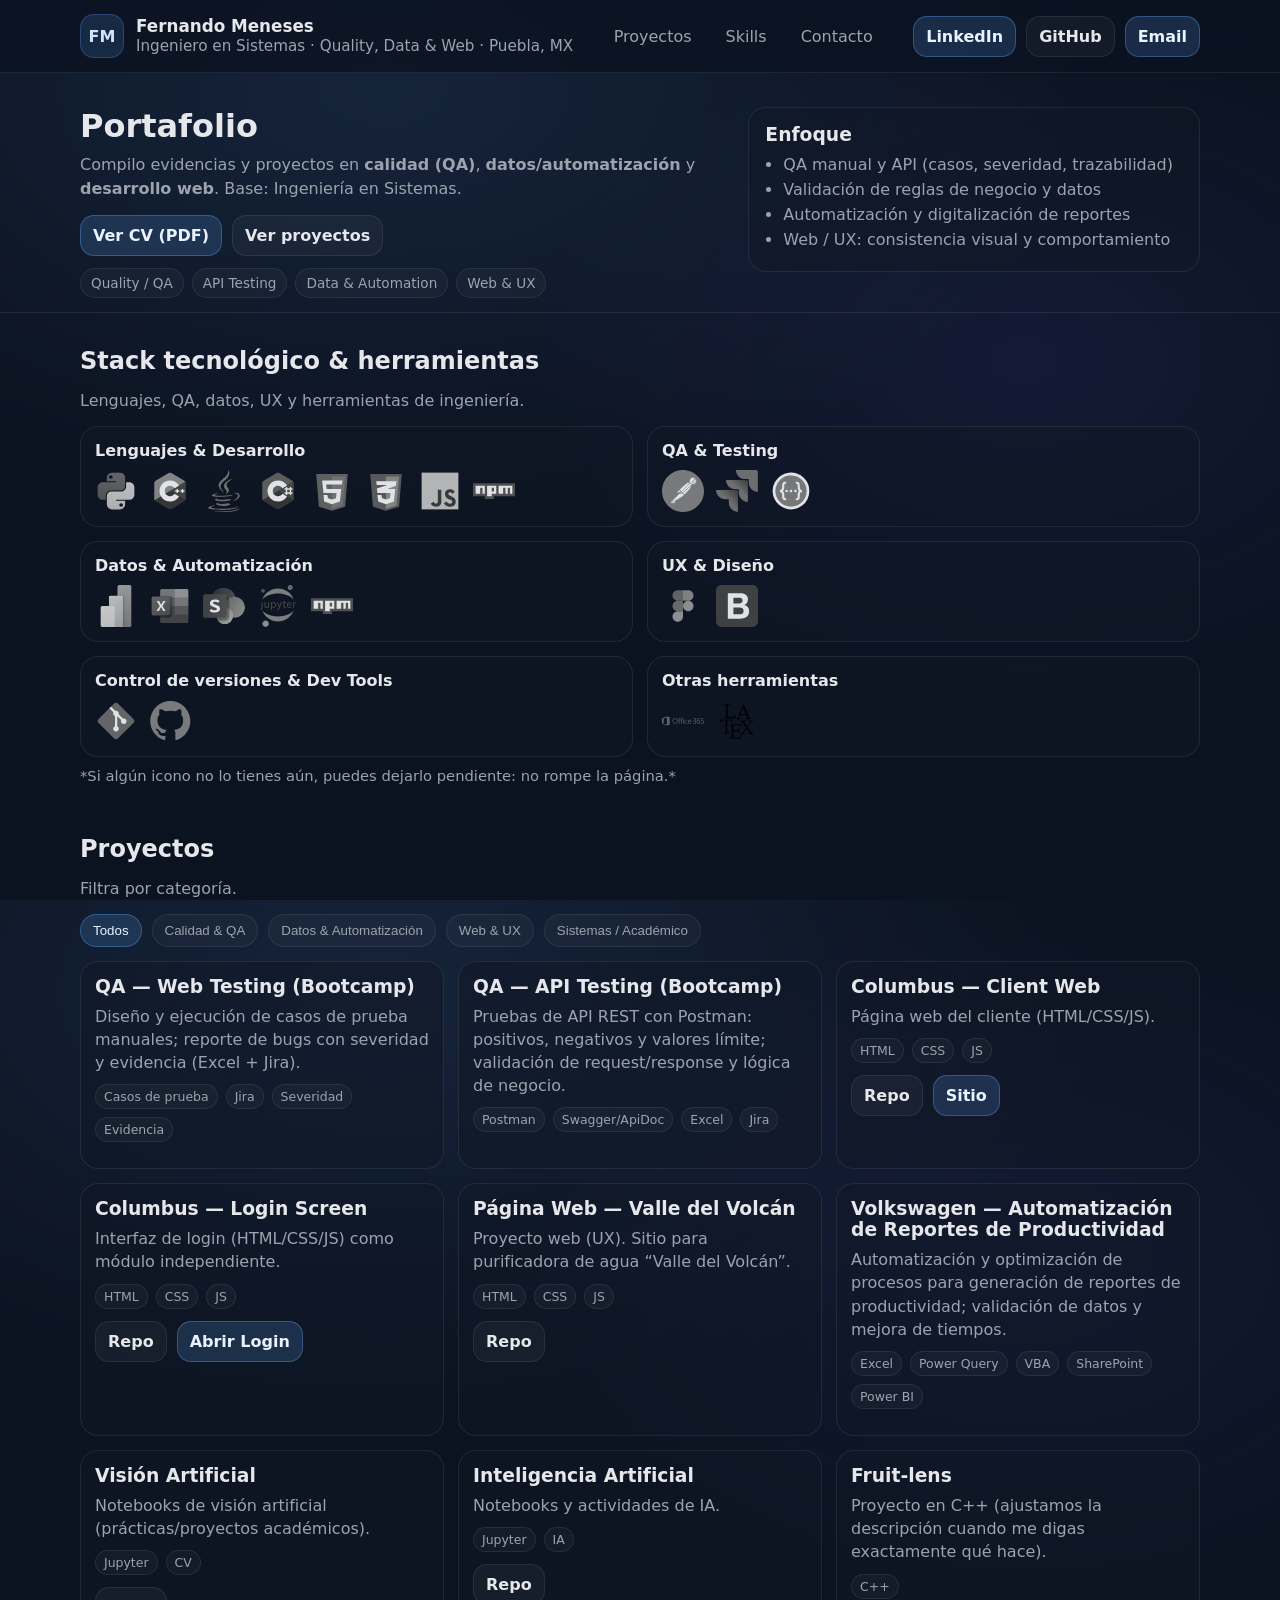
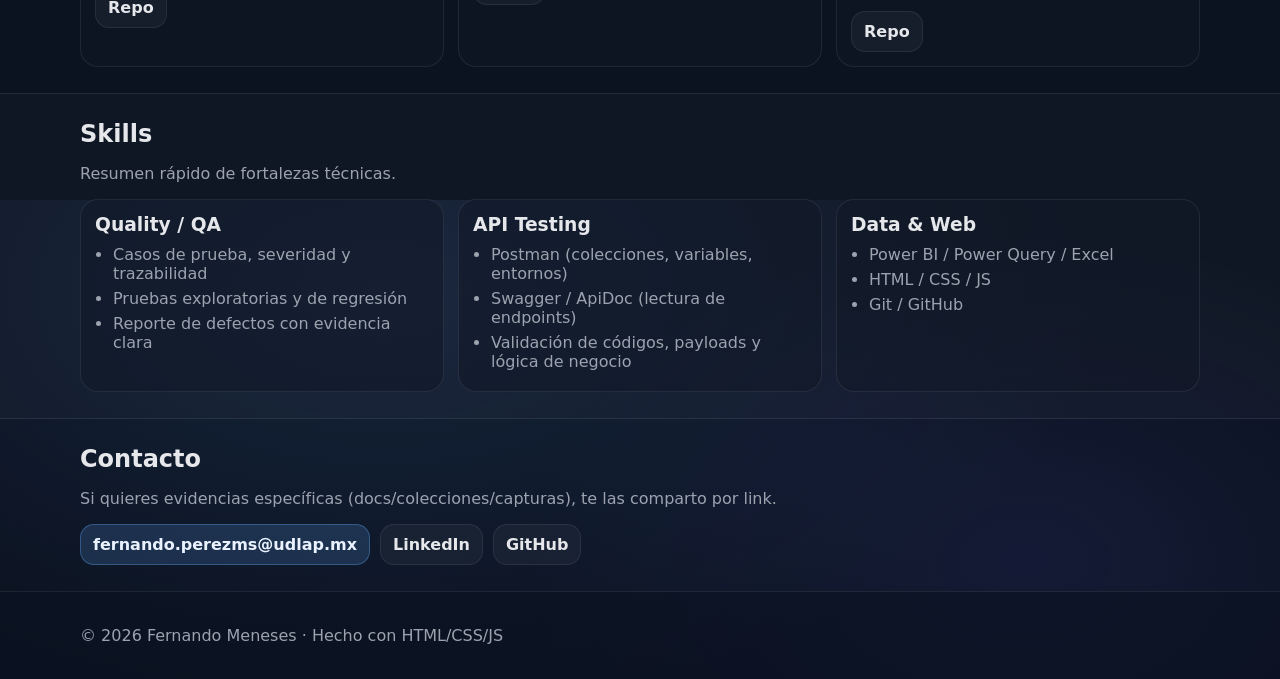
<file: index.html>
<!doctype html>
<html lang="es">
<head>
  <meta charset="utf-8" />
  <meta name="viewport" content="width=device-width,initial-scale=1" />
  <title>Fernando Meneses | Portafolio</title>
  <meta name="description" content="Portafolio profesional: Quality, Data & Web." />
  <link rel="stylesheet" href="CSS/styles.css" />
</head>

<body>
  <a class="skip" href="#main">Saltar al contenido</a>

  <header class="site-header">
    <div class="container header-inner">
      <div class="brand">
        <div class="avatar" aria-hidden="true">FM</div>
        <div>
          <h1>Fernando Meneses</h1>
          <p class="subtitle">Ingeniero en Sistemas · Quality, Data & Web · Puebla, MX</p>
        </div>
      </div>

      <nav class="nav">
        <a href="#proyectos">Proyectos</a>
        <a href="#skills">Skills</a>
        <a href="#contacto">Contacto</a>
      </nav>

      <div class="cta">
        <a class="btn" href="https://www.linkedin.com/" target="_blank" rel="noreferrer">LinkedIn</a>
        <a class="btn btn-ghost" href="https://github.com/Menesesitas" target="_blank" rel="noreferrer">GitHub</a>
        <a class="btn" href="mailto:fernando.perezms@udlap.mx">Email</a>
      </div>
    </div>
  </header>

  <main id="main">
    <section class="hero">
      <div class="container hero-inner">
        <div class="hero-copy">
          <h2>Portafolio</h2>
          <p>
            Compilo evidencias y proyectos en <strong>calidad (QA)</strong>, <strong>datos/automatización</strong> y
            <strong>desarrollo web</strong>. Base: Ingeniería en Sistemas.
          </p>

          <div class="hero-actions">
            <!-- Ajusta el nombre del PDF si lo renombras a algo corto como CV.pdf -->
            <a class="btn" href="ASSETS/CV_FERNANDO%20URIEL%20PEREZ%20MENESES_General.pdf" target="_blank" rel="noreferrer">Ver CV (PDF)</a>
            <a class="btn btn-ghost" href="#proyectos">Ver proyectos</a>
          </div>

          <div class="badges" aria-label="Áreas principales">
            <span class="badge">Quality / QA</span>
            <span class="badge">API Testing</span>
            <span class="badge">Data & Automation</span>
            <span class="badge">Web & UX</span>
          </div>
        </div>

        <div class="hero-card" role="note" aria-label="Resumen">
          <h3>Enfoque</h3>
          <ul>
            <li>QA manual y API (casos, severidad, trazabilidad)</li>
            <li>Validación de reglas de negocio y datos</li>
            <li>Automatización y digitalización de reportes</li>
            <li>Web / UX: consistencia visual y comportamiento</li>
          </ul>
        </div>
      </div>
    </section>

    <!-- STACK TECNOLÓGICO -->
    <section class="stack">
      <div class="container">
        <div class="section-head stack-head">
          <h2>Stack tecnológico &amp; herramientas</h2>
          <p class="muted">Lenguajes, QA, datos, UX y herramientas de ingeniería.</p>
        </div>

        <div class="stack-grid">
          <div class="stack-group">
            <h3>Lenguajes &amp; Desarrollo</h3>
            <div class="stack-icons">
              <img src="ASSETS/python.svg" alt="Python" loading="lazy">
              <img src="ASSETS/cpp.svg" alt="C++" loading="lazy">
              <img src="ASSETS/java.svg" alt="Java" loading="lazy">
              <img src="ASSETS/csharp.svg" alt="C#" loading="lazy">
              <img src="ASSETS/html-5.svg" alt="HTML" loading="lazy">
              <img src="ASSETS/css-3.svg" alt="CSS" loading="lazy">
              <img src="ASSETS/js.svg" alt="JavaScript" loading="lazy">
              <img src="ASSETS/npm.svg" alt="npm" loading="lazy">
            </div>
          </div>

          <div class="stack-group">
            <h3>QA &amp; Testing</h3>
            <div class="stack-icons">
              <img src="ASSETS/postman.svg" alt="Postman" loading="lazy">
              <img src="ASSETS/jira.svg" alt="Jira" loading="lazy">
              <img src="ASSETS/swagger.svg" alt="Swagger / ApiDoc" loading="lazy">
            </div>
          </div>

          <div class="stack-group">
            <h3>Datos &amp; Automatización</h3>
            <div class="stack-icons">
              <img src="ASSETS/powerbi.svg" alt="Power BI" loading="lazy">
              <img src="ASSETS/excel.svg" alt="Excel" loading="lazy">
              <img src="ASSETS/ms-sharepoint.svg" alt="SharePoint" loading="lazy">
              <img src="ASSETS/jupyter.svg" alt="Jupyter Notebook" loading="lazy">
              <img src="ASSETS/npm.svg" alt="NumPy" loading="lazy">
            </div>
          </div>

          <div class="stack-group">
            <h3>UX &amp; Diseño</h3>
            <div class="stack-icons">
              <img src="ASSETS/figma.svg" alt="Figma" loading="lazy">
              <img src="ASSETS/bootstrap.svg" alt="Bootstrap" loading="lazy">
            </div>
          </div>

          <div class="stack-group">
            <h3>Control de versiones &amp; Dev Tools</h3>
            <div class="stack-icons">
              <img src="ASSETS/git.svg" alt="Git" loading="lazy">
              <img src="ASSETS/github.svg" alt="GitHub" loading="lazy">
            </div>
          </div>

          <div class="stack-group">
            <h3>Otras herramientas</h3>
            <div class="stack-icons">
              <img src="ASSETS/office-365-logo.svg" alt="Office 365" loading="lazy">
              <img src="ASSETS/latex.svg" alt="LaTeX" loading="lazy">
            </div>
          </div>
        </div>

        <p class="muted stack-note">
          *Si algún icono no lo tienes aún, puedes dejarlo pendiente: no rompe la página.*
        </p>
      </div>
    </section>

    <section id="proyectos" class="section">
      <div class="container">
        <div class="section-head">
          <h2>Proyectos</h2>
          <p class="muted">Filtra por categoría.</p>
        </div>

        <div class="filters" role="tablist" aria-label="Filtros de proyectos">
          <button class="chip is-active" data-filter="all" role="tab">Todos</button>
          <button class="chip" data-filter="qa" role="tab">Calidad &amp; QA</button>
          <button class="chip" data-filter="data" role="tab">Datos &amp; Automatización</button>
          <button class="chip" data-filter="web" role="tab">Web &amp; UX</button>
          <button class="chip" data-filter="systems" role="tab">Sistemas / Académico</button>
        </div>

        <div id="projectGrid" class="grid" aria-live="polite"></div>
      </div>
    </section>

    <section id="skills" class="section section-alt">
      <div class="container">
        <div class="section-head">
          <h2>Skills</h2>
          <p class="muted">Resumen rápido de fortalezas técnicas.</p>
        </div>

        <div class="skills">
          <div class="skill-card">
            <h3>Quality / QA</h3>
            <ul>
              <li>Casos de prueba, severidad y trazabilidad</li>
              <li>Pruebas exploratorias y de regresión</li>
              <li>Reporte de defectos con evidencia clara</li>
            </ul>
          </div>

          <div class="skill-card">
            <h3>API Testing</h3>
            <ul>
              <li>Postman (colecciones, variables, entornos)</li>
              <li>Swagger / ApiDoc (lectura de endpoints)</li>
              <li>Validación de códigos, payloads y lógica de negocio</li>
            </ul>
          </div>

          <div class="skill-card">
            <h3>Data & Web</h3>
            <ul>
              <li>Power BI / Power Query / Excel</li>
              <li>HTML / CSS / JS</li>
              <li>Git / GitHub</li>
            </ul>
          </div>
        </div>
      </div>
    </section>

    <section id="contacto" class="section">
      <div class="container">
        <div class="section-head">
          <h2>Contacto</h2>
          <p class="muted">Si quieres evidencias específicas (docs/colecciones/capturas), te las comparto por link.</p>
        </div>

        <div class="contact">
          <a class="btn" href="mailto:fernando.perezms@udlap.mx">fernando.perezms@udlap.mx</a>
          <a class="btn btn-ghost" href="https://www.linkedin.com/in/fernando-uriel-perez-meneses-software-engineer" target="_blank" rel="noreferrer">LinkedIn</a>
          <a class="btn btn-ghost" href="https://github.com/Menesesitas" target="_blank" rel="noreferrer">GitHub</a>
        </div>
      </div>
    </section>
  </main>

  <footer class="site-footer">
    <div class="container footer-inner">
      <p class="muted">© <span id="year"></span> Fernando Meneses · Hecho con HTML/CSS/JS</p>
    </div>
  </footer>

  <script src="JS/script.js"></script>
</body>
</html>
</file>
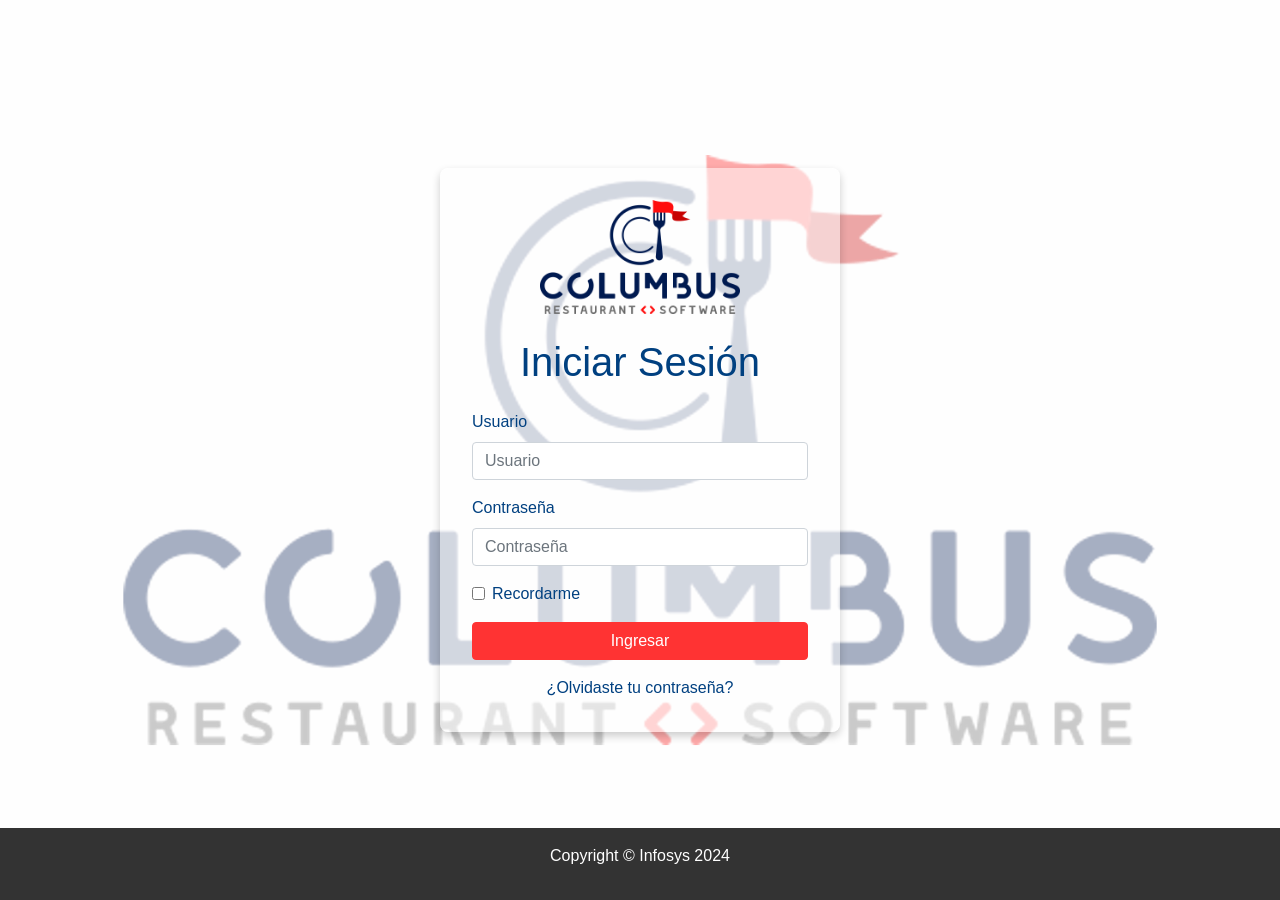
<file: demo_login/login.html>
<!DOCTYPE html>
<html lang="es">
<head>
    <meta charset="UTF-8">
    <meta name="viewport" content="width=device-width, initial-scale=1.0">
    <title>Iniciar Sesión - Columbus</title>
    <link href="https://stackpath.bootstrapcdn.com/bootstrap/4.5.2/css/bootstrap.min.css" rel="stylesheet">
    <link rel="stylesheet" href="assets/css/styles.css"> <!-- Enlaza tu archivo CSS aquí -->
</head>
<body>
    <div class="login-container">
        <div class="text-center mb-4">
            <img src="assets/images/logo.png" alt="Columbus Restaurant Software" width="200"> <!-- Usa la ruta correcta para tu logo -->
        </div>
        <h1 class="text-center mb-4">Iniciar Sesión</h1>
        <form>
            <div class="form-group">
                <label for="username">Usuario</label>
                <input type="text" class="form-control" id="username" placeholder="Usuario">
            </div>
            <div class="form-group">
                <label for="password">Contraseña</label>
                <input type="password" class="form-control" id="password" placeholder="Contraseña">
            </div>
            <div class="form-check mb-3">
                <input type="checkbox" class="form-check-input" id="rememberMe">
                <label class="form-check-label" for="rememberMe">Recordarme</label>
            </div>
            <button type="submit" class="btn btn-primary btn-block">Ingresar</button>
            <div class="text-center mt-3">
                <a href="#" class="forgot-password">¿Olvidaste tu contraseña?</a>
            </div>
        </form>
    </div>
    <footer class="footer">
        <div class="container text-center">
            <p>Copyright © Infosys 2024</p>
        </div>
    </footer>

    <script src="https://code.jquery.com/jquery-3.5.1.slim.min.js"></script>
    <script src="https://cdn.jsdelivr.net/npm/@popperjs/core@2.5.4/dist/umd/popper.min.js"></script>
    <script src="https://stackpath.bootstrapcdn.com/bootstrap/4.5.2/js/bootstrap.min.js"></script>
</body>
</html>
</file>
<file: CSS/styles.css>
/* === Tu CSS actual (sin romper nada) + estilos del stack incluidos === */

:root{
  --bg:#0b1220;
  --panel:#0f1a2b;
  --panel2:#0f172a;
  --line:rgba(255,255,255,.08);
  --text:#e5e7eb;
  --muted:#9ca3af;
  --brand:#60a5fa;
  --radius:18px;
}

*{ box-sizing:border-box; }
html,body{ height:100%; }
body{
  margin:0;
  font-family: ui-sans-serif, system-ui, -apple-system, Segoe UI, Roboto, Helvetica, Arial;
  color:var(--text);
  background: radial-gradient(1200px 700px at 30% 10%, rgba(96,165,250,.12), transparent 60%),
              radial-gradient(900px 600px at 80% 40%, rgba(99,102,241,.10), transparent 55%),
              var(--bg);
}

a{ color:inherit; text-decoration:none; }
.container{ width:min(1120px, 92%); margin:0 auto; }
.muted{ color:var(--muted); }

.skip{
  position:absolute; left:-9999px; top:auto; width:1px; height:1px; overflow:hidden;
}
.skip:focus{
  left:16px; top:16px; width:auto; height:auto; padding:10px 12px; background:#111827; border:1px solid var(--line);
  border-radius:12px; z-index:9999;
}

.site-header{
  position:sticky; top:0;
  background: rgba(11,18,32,.75);
  backdrop-filter: blur(10px);
  border-bottom: 1px solid var(--line);
  z-index: 50;
}

.header-inner{
  display:flex;
  align-items:center;
  justify-content:space-between;
  gap:14px;
  padding:14px 0;
}

.brand{
  display:flex;
  align-items:center;
  gap:12px;
}
.brand h1{ margin:0; font-size:1.05rem; line-height:1.1; }
.subtitle{ margin:.15rem 0 0 0; color:var(--muted); font-size:.95rem; }

.avatar{
  width:44px; height:44px;
  display:grid; place-items:center;
  border-radius: 14px;
  background: rgba(96,165,250,.15);
  border:1px solid rgba(96,165,250,.25);
  color:#cfe3ff;
  font-weight:700;
}

.nav{ display:flex; gap:14px; }
.nav a{
  padding:8px 10px;
  border-radius:12px;
  color:var(--muted);
}
.nav a:hover{ color:var(--text); background: rgba(255,255,255,.04); }

.cta{ display:flex; gap:10px; flex-wrap:wrap; justify-content:flex-end; }

.btn{
  display:inline-flex;
  align-items:center;
  justify-content:center;
  gap:8px;
  padding:10px 12px;
  border-radius: 14px;
  border: 1px solid rgba(96,165,250,.35);
  background: rgba(96,165,250,.18);
  color: #eaf2ff;
  font-weight:600;
}
.btn:hover{ transform: translateY(-1px); }
.btn-ghost{
  background: rgba(255,255,255,.04);
  border: 1px solid var(--line);
  color: var(--text);
}

.badges{ margin-top:12px; display:flex; gap:8px; flex-wrap:wrap; }
.badge{
  font-size:.85rem;
  padding:6px 10px;
  border-radius: 999px;
  border: 1px solid var(--line);
  background: rgba(255,255,255,.03);
  color: var(--muted);
}

.hero{ padding: 34px 0 14px 0; }
.hero-inner{
  display:grid;
  grid-template-columns: 1.3fr .9fr;
  gap: 16px;
  align-items: start;
}
.hero-copy h2{ margin:0 0 8px 0; font-size: 2rem; }
.hero-copy p{ margin:0; color: var(--muted); line-height:1.5; }

.hero-actions{ margin-top:14px; display:flex; gap:10px; flex-wrap:wrap; }

.hero-card{
  border:1px solid var(--line);
  background: rgba(17,24,39,.55);
  border-radius: var(--radius);
  padding:16px;
}
.hero-card h3{ margin:0 0 10px 0; }
.hero-card ul{ margin:0; padding-left:18px; color: var(--muted); }
.hero-card li{ margin: 6px 0; }

.section{ padding: 26px 0; }
.section-alt{ padding: 26px 0; background: rgba(255,255,255,.02); border-top:1px solid var(--line); border-bottom:1px solid var(--line); }
.section-head{ margin-bottom: 12px; }
.section-head h2{ margin:0 0 6px 0; }

.filters{ display:flex; gap:10px; flex-wrap:wrap; margin: 12px 0 14px 0; }
.chip{
  padding:8px 12px;
  border-radius: 999px;
  border:1px solid var(--line);
  background: rgba(255,255,255,.03);
  color: var(--muted);
  cursor:pointer;
}
.chip.is-active{
  color: #eaf2ff;
  border-color: rgba(96,165,250,.35);
  background: rgba(96,165,250,.18);
}

.grid{
  display:grid;
  grid-template-columns: repeat(3, minmax(0,1fr));
  gap: 14px;
}

.card{
  border:1px solid var(--line);
  background: rgba(17,24,39,.55);
  border-radius: var(--radius);
  padding: 14px;
}
.card h3{ margin:0 0 8px 0; }
.card p{ margin:0; color: var(--muted); line-height:1.45; }
.tags{ margin-top:10px; display:flex; gap:8px; flex-wrap:wrap; }
.tag{
  font-size:.78rem;
  padding:4px 8px;
  border-radius: 999px;
  border:1px solid var(--line);
  background: rgba(255,255,255,.03);
  color: var(--muted);
}
.card-actions{ margin-top: 12px; display:flex; gap:10px; flex-wrap:wrap; }

.skills{
  display:grid;
  grid-template-columns: repeat(3, minmax(0,1fr));
  gap: 14px;
}
.skill-card{
  border:1px solid var(--line);
  background: rgba(17,24,39,.55);
  border-radius: var(--radius);
  padding: 14px;
}
.skill-card h3{ margin:0 0 10px 0; }
.skill-card ul{ margin:0; padding-left:18px; color: var(--muted); }
.skill-card li{ margin: 6px 0; }

.contact{ display:flex; gap:10px; flex-wrap:wrap; }

.site-footer{
  border-top:1px solid var(--line);
  padding: 18px 0;
  background: rgba(11,18,32,.6);
}

.footer-inner{ display:flex; justify-content:space-between; align-items:center; gap:12px; flex-wrap:wrap; }

/* ===== Stack tecnológico & herramientas ===== */
.stack{
  padding: 34px 0 10px 0;
  border-top: 1px solid rgba(255,255,255,0.08);
}

.stack-head{ margin-bottom: 10px; }

.stack-grid{
  display:grid;
  grid-template-columns: repeat(2, minmax(0, 1fr));
  gap:14px;
}

.stack-group{
  border-radius: var(--radius);
  border:1px solid var(--line);
  background: rgba(17,24,39,.55);
  padding:14px;
}

.stack-group h3{
  margin:0 0 10px 0;
  font-size:1rem;
}

.stack-icons{
  display:flex;
  flex-wrap:wrap;
  gap:12px;
  align-items:center;
}

.stack-icons img{
  width:42px;
  height:42px;
  object-fit:contain;
  filter: grayscale(100%);
  opacity:.88;
  transition: transform .15s ease, filter .15s ease, opacity .15s ease;
}

.stack-icons img:hover{
  filter: grayscale(0%);
  opacity:1;
  transform: translateY(-2px) scale(1.05);
}

.stack-note{
  margin-top: 10px;
  font-size: .92rem;
}

/* Responsive */
@media (max-width: 980px){
  .hero-inner{ grid-template-columns: 1fr; }
  .grid{ grid-template-columns: 1fr; }
  .skills{ grid-template-columns: 1fr; }
  .stack-grid{ grid-template-columns: 1fr; }
}
</file>
<file: demo_login/assets/css/styles.css>
body {
    background-image: url('../images/bg3.png'); /* Usa la ruta correcta para tu imagen de fondo */
    background-size: cover; /* Ajusta la imagen para que se vea completamente */
    background-repeat: no-repeat;
    background-position: center; /* Centra la imagen de fondo */
    display: flex;
    flex-direction: column;
    justify-content: center;
    align-items: center;
    height: 100vh;
    margin: 0;
}

.login-container {
    background: rgba(255, 255, 255, 0.5);
    padding: 2rem;
    border-radius: 8px;
    box-shadow: 0 4px 8px rgba(0, 0, 0, 0.2);
    max-width: 400px;
    width: 100%;
}

.login-container h1 {
    color: #004080; /* Usa el azul del logo */
}

.form-group label {
    color: #004080;
}

.btn-primary {
    background-color: #ff3333; /* Cambiado a rojo */
    border-color: #ff3333;
}

.btn-primary:hover {
    background-color: #cc0000; /* Color más oscuro para hover */
    border-color: #cc0000;
}

.form-check-label {
    color: #004080;
}

.forgot-password {
    color: #004080;
}

.footer {
    background: #333;
    color: white;
    padding: 1rem 0;
    position: absolute;
    bottom: 0;
    width: 100%;
    text-align: center;
}
</file>
